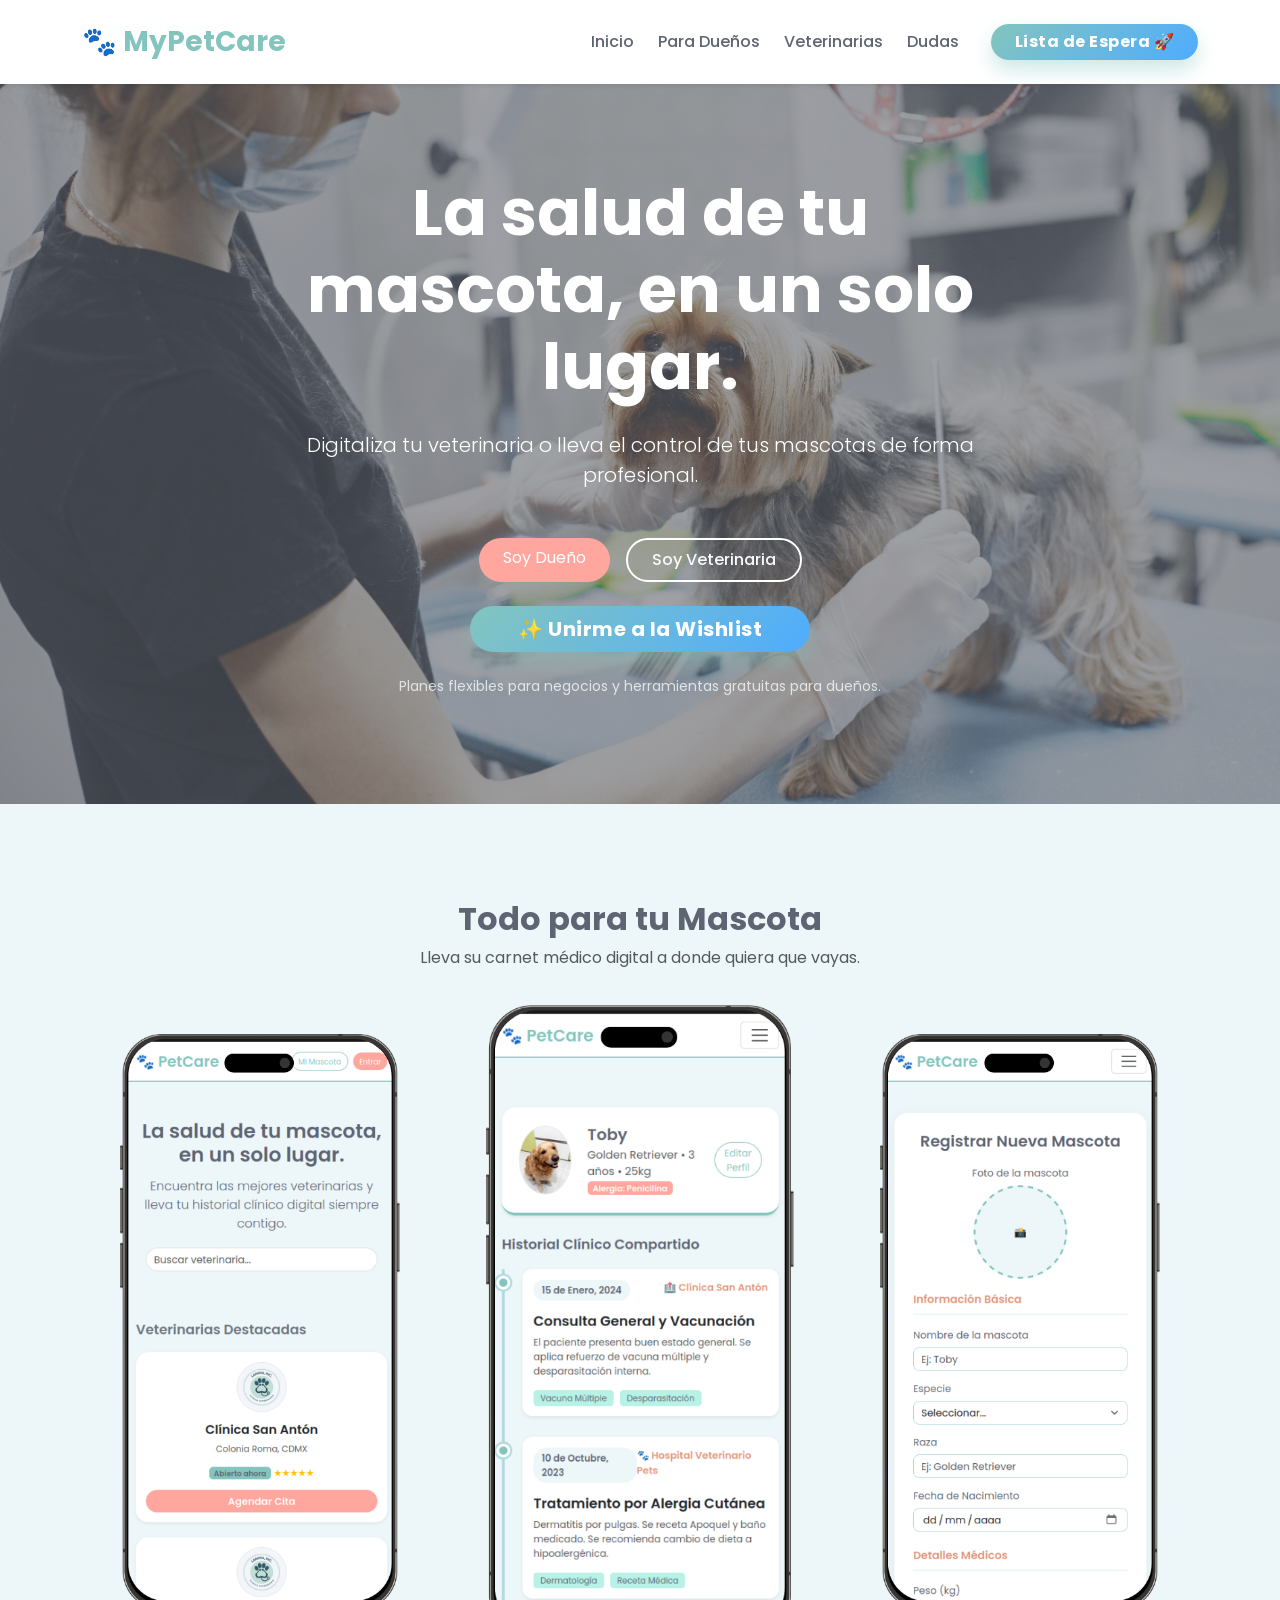
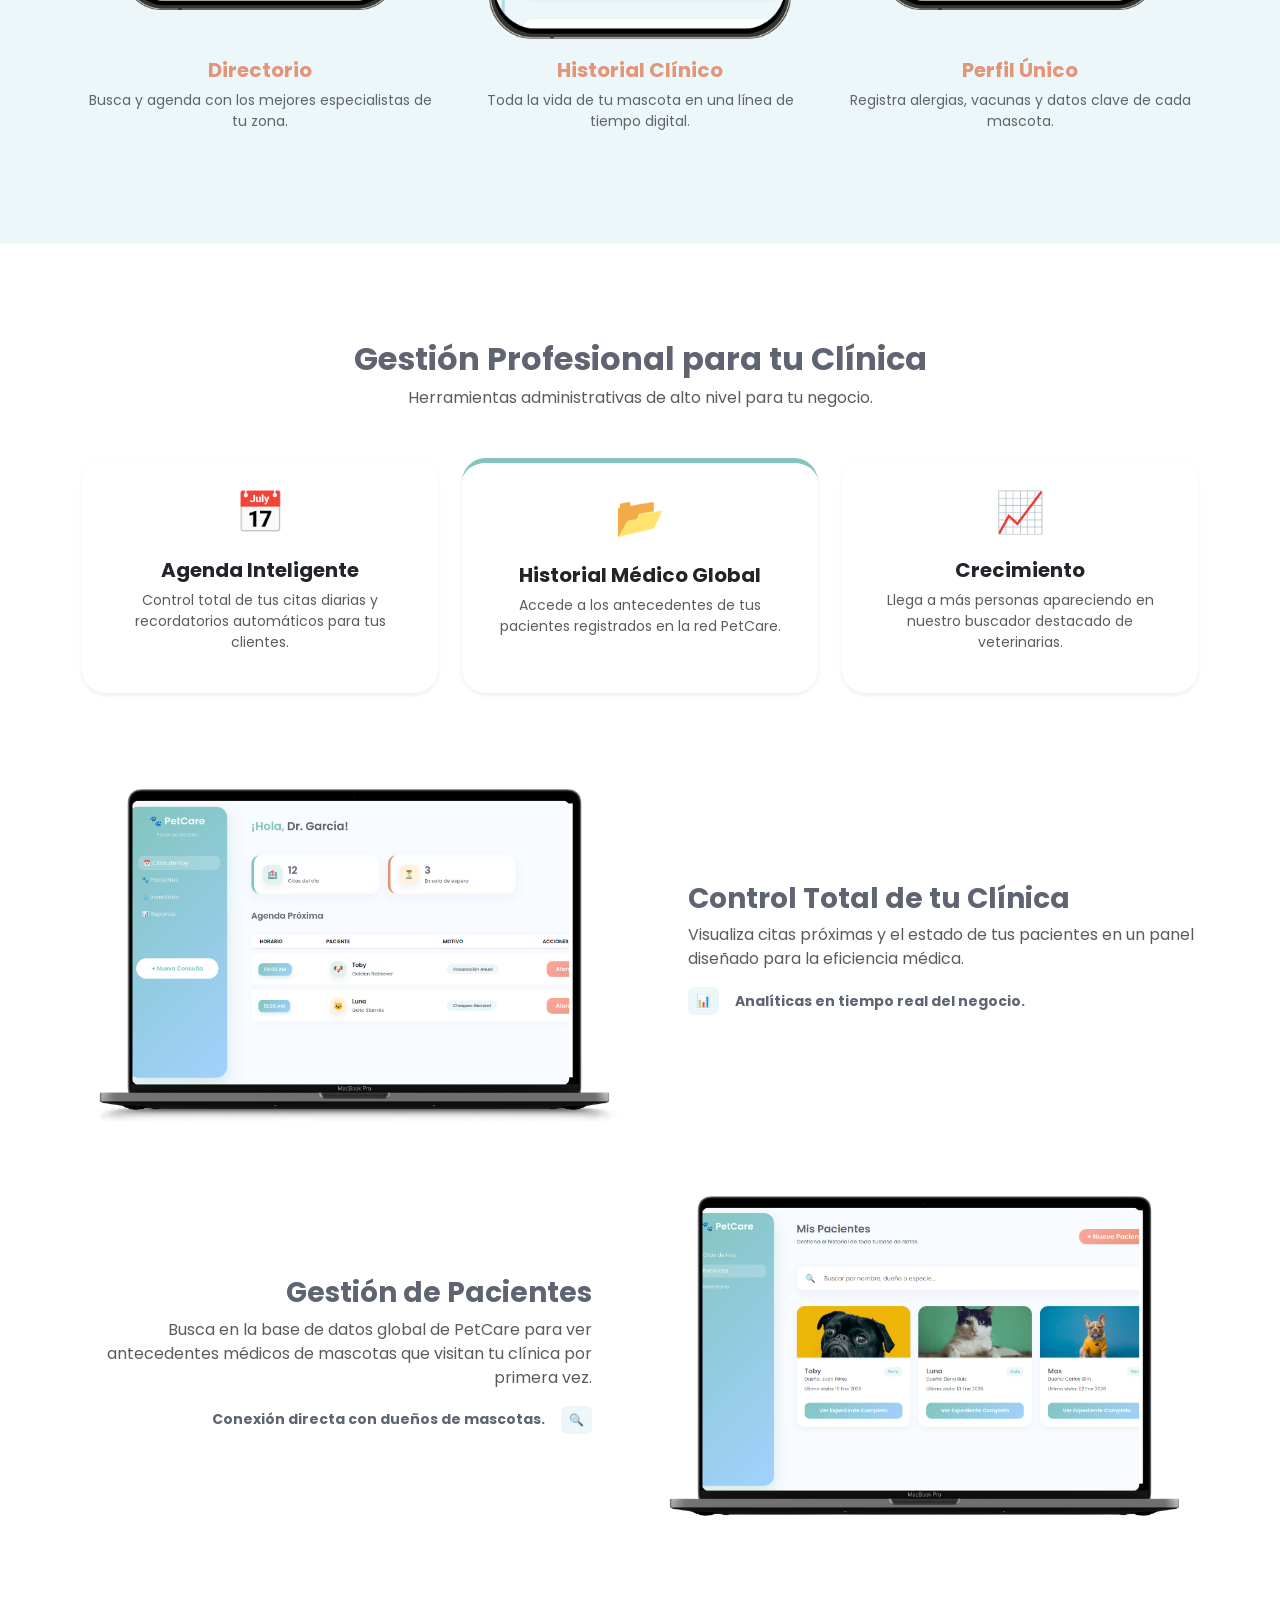
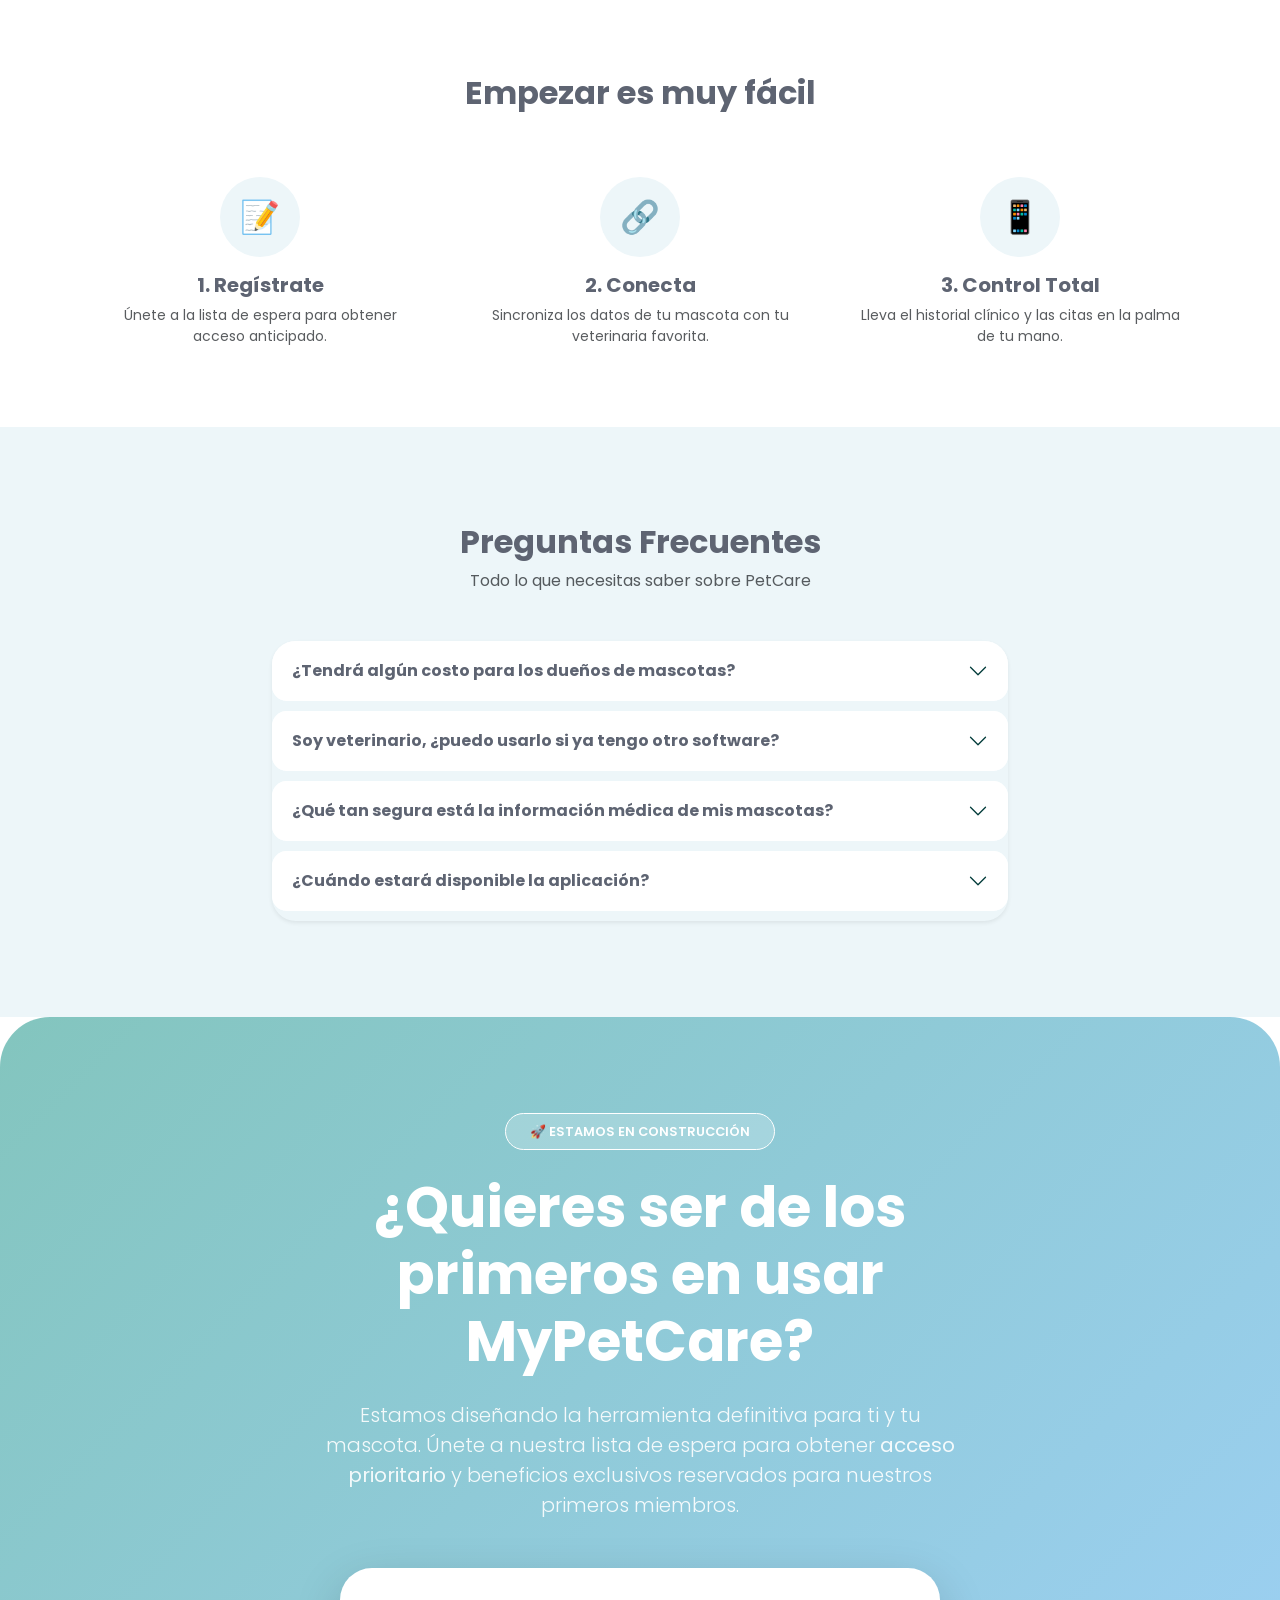
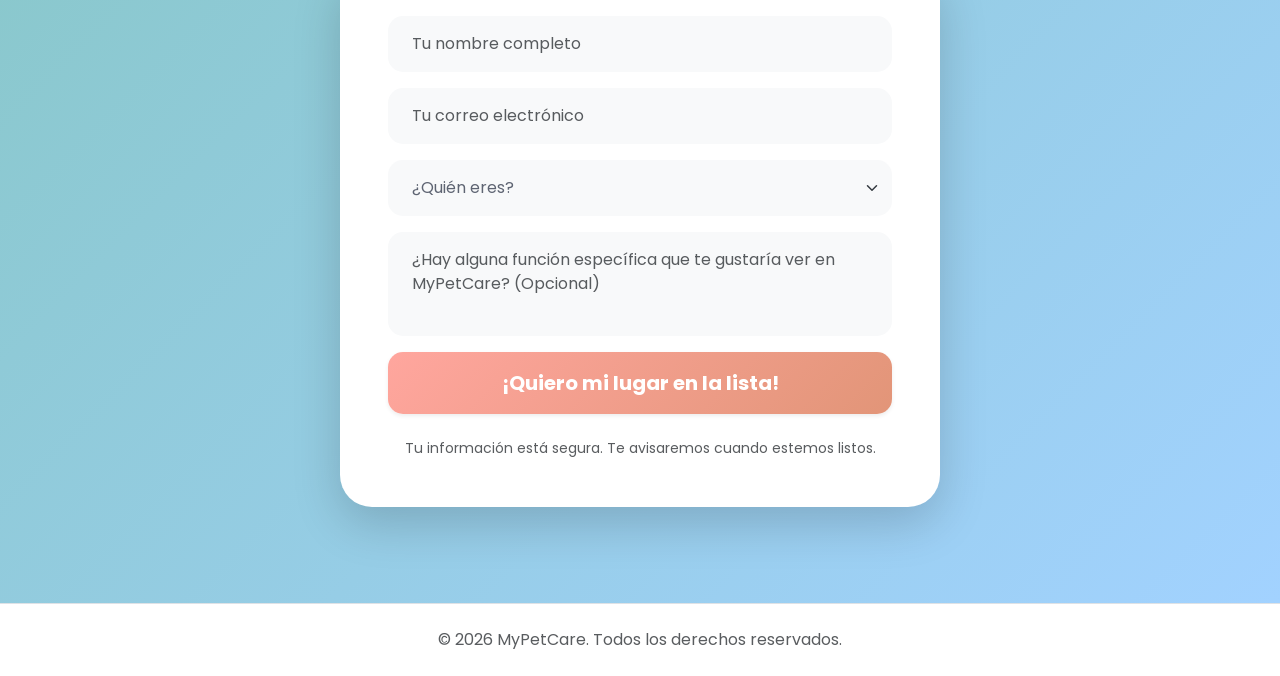
<file: mypetcare_old/index.html>
<!DOCTYPE html>
<html lang="es">
<head>
    <meta charset="UTF-8">
    <meta name="viewport" content="width=device-width, initial-scale=1.0">
    <title>MyPetCare - La salud de tu mascota en un solo lugar</title>
    <link href="https://cdn.jsdelivr.net/npm/bootstrap@5.3.0/dist/css/bootstrap.min.css" rel="stylesheet">
    <link href="https://fonts.googleapis.com/css2?family=Poppins:wght@300;400;600&display=swap" rel="stylesheet">
    <link rel="stylesheet" href="css/style_landing.css">
</head>
<body>

 <nav class="navbar navbar-expand-lg sticky-top bg-white shadow-sm py-3">
    <div class="container">
        <a class="navbar-brand fw-bold fs-3" href="#" style="color: var(--pearl-agua);">🐾 MyPetCare</a>
        
        <button class="navbar-toggler border-0" type="button" data-bs-toggle="collapse" data-bs-target="#navbarNav">
            <span class="navbar-toggler-icon"></span>
        </button>

        <div class="collapse navbar-collapse" id="navbarNav">
            <ul class="navbar-nav ms-auto align-items-center gap-2">
                <li class="nav-item">
                    <a class="nav-link fw-medium" href="#inicio">Inicio</a>
                </li>
                <li class="nav-item">
                    <a class="nav-link fw-medium" href="#duenos">Para Dueños</a>
                </li>
                <li class="nav-item">
                    <a class="nav-link fw-medium" href="#servicios">Veterinarias</a>
                </li>
                <li class="nav-item">
                    <a class="nav-link fw-medium" href="#faq">Dudas</a>
                </li>
                
                <li class="nav-item ms-lg-3">
                    <a class="btn btn-wishlist rounded-pill px-4 shadow-sm" href="#wishlist">
                        Lista de Espera 🚀
                    </a>
                </li>
            </ul>
        </div>
    </div>
</nav>

    <header id="inicio" class="hero-header text-white text-center d-flex align-items-center">
        <div class="container">
            <div class="row justify-content-center">
                <div class="col-lg-8">
                    <h1 class="display-3 fw-bold mb-4">La salud de tu mascota, en un solo lugar.</h1>
                    <p class="lead mb-5">Digitaliza tu veterinaria o lleva el control de tus mascotas de forma profesional.</p>
                    
         <div class="d-flex flex-column align-items-center gap-3">
    <div class="d-flex justify-content-center gap-3 flex-wrap">
        <a href="#duenos" class="btn btn-custom-primary rounded-pill px-4 py-2">Soy Dueño</a>
        <a href="#servicios" class="btn btn-outline-light rounded-pill px-4 py-2">Soy Veterinaria</a>
    </div>

    <div class="mt-2">
        <a href="#wishlist" class="btn btn-wishlist btn-lg rounded-pill px-5 shadow btn-pulse">
            ✨ Unirme a la Wishlist
        </a>
    </div>
</div>
                    
                    <p class="mt-4 small opacity-75">Planes flexibles para negocios y herramientas gratuitas para dueños.</p>
                </div>
            </div>
        </div>
    </header>

 <section id="duenos" class="py-5 bg-alice-blue">
    <div class="container py-5">
        <div class="row mb-5 text-center">
            <div class="col-12">
                <h2 class="fw-bold">Todo para tu Mascota</h2>
                <p class="text-muted">Lleva su carnet médico digital a donde quiera que vayas.</p>
            </div>
        </div>

        <div class="row g-4 align-items-center justify-content-center">
            <div class="col-md-4 text-center">
                <img src="assets/mockup1.png" alt="Directorio" class="img-fluid mockup-img">
                <div class="mt-5">
                    <h5 class="fw-bold text-tangerine">Directorio</h5>
                    <p class="small">Busca y agenda con los mejores especialistas de tu zona.</p>
                </div>
            </div>

            <div class="col-md-4 text-center">
                <img src="assets/mockup2.png" alt="Historial" class="img-fluid mockup-img  main-mockup">
                <div class="mt-5">
                    <h5 class="fw-bold text-tangerine">Historial Clínico</h5>
                    <p class="small">Toda la vida de tu mascota en una línea de tiempo digital.</p>
                </div>
            </div>

            <div class="col-md-4 text-center">
                <img src="assets/mockup3.png" alt="Registro" class="img-fluid mockup-img ">
                <div class="mt-5">
                    <h5 class="fw-bold text-tangerine">Perfil Único</h5>
                    <p class="small">Registra alergias, vacunas y datos clave de cada mascota.</p>
                </div>
            </div>
        </div>
    </div>
</section>

    <section id="servicios" class="py-5 bg-white">
        <div class="container py-5">
            <div class="text-center mb-5">
                <h2 class="fw-bold">Gestión Profesional para tu Clínica</h2>
                <p class="text-muted">Herramientas administrativas de alto nivel para tu negocio.</p>
            </div>
            
            <div class="row g-4 text-center">
                <div class="col-md-4">
                    <div class="p-4 border-0 shadow-sm card h-100 rounded-4">
                        <div class="fs-1 mb-3">📅</div>
                        <h5 class="fw-bold">Agenda Inteligente</h5>
                        <p class="text-muted small">Control total de tus citas diarias y recordatorios automáticos para tus clientes.</p>
                    </div>
                </div>
                <div class="col-md-4">
                    <div class="p-4 border-0 shadow-sm card h-100 rounded-4" style="border-top: 5px solid var(--pearl-agua) !important;">
                        <div class="fs-1 mb-3">📂</div>
                        <h5 class="fw-bold">Historial Médico Global</h5>
                        <p class="text-muted small">Accede a los antecedentes de tus pacientes registrados en la red PetCare.</p>
                    </div>
                </div>
                <div class="col-md-4">
                    <div class="p-4 border-0 shadow-sm card h-100 rounded-4">
                        <div class="fs-1 mb-3">📈</div>
                        <h5 class="fw-bold">Crecimiento</h5>
                        <p class="text-muted small">Llega a más personas apareciendo en nuestro buscador destacado de veterinarias.</p>
                    </div>
                </div>
            </div>
            <div class="row mt-5 pt-5 align-items-center">
                <div class="col-lg-6 mb-4 mb-lg-0">
                    <img src="assets/dashboard_citas.png" alt="Panel Principal" class="img-fluid rounded-4 border-0">
                </div>
                <div class="col-lg-6 ps-lg-5">
                    <h3 class="fw-bold text-blue-slate">Control Total de tu Clínica</h3>
                    <p class="text-muted">Visualiza citas próximas y el estado de tus pacientes en un panel diseñado para la eficiencia médica.</p>
                    <div class="d-flex align-items-center mb-3">
                        <div class="badge bg-alice-blue p-2 me-3">📊</div>
                        <p class="mb-0 small fw-bold">Analíticas en tiempo real del negocio.</p>
                    </div>
                </div>
            </div>

            <div class="row mt-5 pt-4 align-items-center flex-column-reverse flex-lg-row">
                <div class="col-lg-6 pe-lg-5 text-lg-end">
                    <h3 class="fw-bold text-blue-slate">Gestión de Pacientes</h3>
                    <p class="text-muted">Busca en la base de datos global de PetCare para ver antecedentes médicos de mascotas que visitan tu clínica por primera vez.</p>
                    <div class="d-flex align-items-center justify-content-lg-end mb-3">
                        <p class="mb-0 small fw-bold me-3">Conexión directa con dueños de mascotas.</p>
                        <div class="badge bg-alice-blue p-2">🔍</div>
                    </div>
                </div>
                <div class="col-lg-6 mb-4 mb-lg-0">
                    <img src="assets/mockup_pacientes.png" alt="Gestión de Pacientes" class="img-fluid rounded-4  border-0">
                </div>
            </div>
            <!-- 
            <div class="text-center mt-5">
                <a href="#" class="btn btn-custom-primary rounded-pill px-5 py-3">Obtener Plan Veterinaria - $500/mes</a>
            </div> -->
        </div>
    </section>
    <section class="py-5 bg-white">
    <div class="container text-center">
        <h2 class="fw-bold mb-5 text-blue-slate">Empezar es muy fácil</h2>
        <div class="row g-4">
            <div class="col-md-4">
                <div class="p-3">
                    <div class="rounded-circle bg-alice-blue d-flex align-items-center justify-content-center mx-auto mb-3" style="width: 80px; height: 80px;">
                        <span class="fs-2">📝</span>
                    </div>
                    <h5 class="fw-bold">1. Regístrate</h5>
                    <p class="text-muted small">Únete a la lista de espera para obtener acceso anticipado.</p>
                </div>
            </div>
            <div class="col-md-4">
                <div class="p-3">
                    <div class="rounded-circle bg-alice-blue d-flex align-items-center justify-content-center mx-auto mb-3" style="width: 80px; height: 80px;">
                        <span class="fs-2">🔗</span>
                    </div>
                    <h5 class="fw-bold">2. Conecta</h5>
                    <p class="text-muted small">Sincroniza los datos de tu mascota con tu veterinaria favorita.</p>
                </div>
            </div>
            <div class="col-md-4">
                <div class="p-3">
                    <div class="rounded-circle bg-alice-blue d-flex align-items-center justify-content-center mx-auto mb-3" style="width: 80px; height: 80px;">
                        <span class="fs-2">📱</span>
                    </div>
                    <h5 class="fw-bold">3. Control Total</h5>
                    <p class="text-muted small">Lleva el historial clínico y las citas en la palma de tu mano.</p>
                </div>
            </div>
        </div>
    </div>
</section>
<section id="faq" class="py-5 bg-alice-blue">
    <div class="container py-5">
        <div class="text-center mb-5">
            <h2 class="fw-bold">Preguntas Frecuentes</h2>
            <p class="text-muted">Todo lo que necesitas saber sobre PetCare</p>
        </div>
        
        <div class="row justify-content-center">
            <div class="col-lg-8">
                <div class="accordion accordion-flush shadow-sm rounded-4 overflow-hidden" id="accordionFAQ">
                    
                    <div class="accordion-item">
                        <h2 class="accordion-header">
                            <button class="accordion-button collapsed fw-bold" type="button" data-bs-toggle="collapse" data-bs-target="#faq1">
                                ¿Tendrá algún costo para los dueños de mascotas?
                            </button>
                        </h2>
                        <div id="faq1" class="accordion-collapse collapse" data-bs-parent="#accordionFAQ">
                            <div class="accordion-body text-muted">
                                No, las funciones básicas de registro de mascotas, recordatorios de vacunas y búsqueda de veterinarias serán <strong>gratuitas para siempre</strong> para los dueños de mascotas.
                            </div>
                        </div>
                    </div>

                    <div class="accordion-item">
                        <h2 class="accordion-header">
                            <button class="accordion-button collapsed fw-bold" type="button" data-bs-toggle="collapse" data-bs-target="#faq2">
                                Soy veterinario, ¿puedo usarlo si ya tengo otro software?
                            </button>
                        </h2>
                        <div id="faq2" class="accordion-collapse collapse" data-bs-parent="#accordionFAQ">
                            <div class="accordion-body text-muted">
                                ¡Claro! PetCare está diseñado para convivir con tus sistemas actuales. Puedes usarlo exclusivamente para mejorar la comunicación con tus clientes y digitalizar el historial que compartes con ellos.
                            </div>
                        </div>
                    </div>

                    <div class="accordion-item">
                        <h2 class="accordion-header">
                            <button class="accordion-button collapsed fw-bold" type="button" data-bs-toggle="collapse" data-bs-target="#faq3">
                                ¿Qué tan segura está la información médica de mis mascotas?
                            </button>
                        </h2>
                        <div id="faq3" class="accordion-collapse collapse" data-bs-parent="#accordionFAQ">
                            <div class="accordion-body text-muted">
                                La seguridad es nuestra prioridad. Usamos cifrado de extremo a extremo y servidores de alta seguridad para asegurar que solo tú y los veterinarios autorizados tengan acceso a los expedientes.
                            </div>
                        </div>
                    </div>

                    <div class="accordion-item">
                        <h2 class="accordion-header">
                            <button class="accordion-button collapsed fw-bold" type="button" data-bs-toggle="collapse" data-bs-target="#faq4">
                                ¿Cuándo estará disponible la aplicación?
                            </button>
                        </h2>
                        <div id="faq4" class="accordion-collapse collapse" data-bs-parent="#accordionFAQ">
                            <div class="accordion-body text-muted">
                                Actualmente estamos en fase de desarrollo. Al unirte a la <strong>lista de espera</strong>, recibirás una notificación exclusiva para ser de los primeros en probar la versión Beta y obtener beneficios premium.
                            </div>
                        </div>
                    </div>

                </div>
            </div>
        </div>
    </div>
</section>
<section id="wishlist" class="py-5" style="background: linear-gradient(135deg, #83c5be 0%, #a2d2ff 100%); color: white; border-radius: 50px 50px 0 0;">
    <div class="container py-5">
        <div class="row justify-content-center text-center">
            <div class="col-lg-8">
                <span class="d-inline-block px-4 py-2 rounded-pill mb-4" style="background: rgba(255,255,255,0.2); border: 1px solid white; font-weight: 600; font-size: 0.8rem;">
                    🚀 ESTAMOS EN CONSTRUCCIÓN
                </span>
                
                <h2 class="display-4 fw-bold mb-4">¿Quieres ser de los primeros en usar MyPetCare?</h2>
               <p class="lead mb-5 px-lg-5" style="opacity: 0.9;">
    Estamos diseñando la herramienta definitiva para ti y tu mascota. Únete a nuestra lista de espera para obtener <strong>acceso prioritario</strong> y beneficios exclusivos reservados para nuestros primeros miembros.
</p>
                
                <div class="bg-white p-4 p-md-5 rounded-5 shadow-lg mx-auto" style="max-width: 600px;">
                    <form name="lista-espera-petcare" method="POST" data-netlify="true">
                        <input type="hidden" name="form-name" value="lista-espera-petcare" />
                        
                        <div class="row g-3">
                            <div class="col-12">
                                <input type="text" name="nombre" class="form-control form-control-lg border-0 bg-light px-4 py-3" 
                                       placeholder="Tu nombre completo" required
                                       style="border-radius: 15px; font-size: 1rem; color: #5E6472;">
                            </div>

                            <div class="col-12">
                                <input type="email" name="email" class="form-control form-control-lg border-0 bg-light px-4 py-3" 
                                       placeholder="Tu correo electrónico" required
                                       style="border-radius: 15px; font-size: 1rem; color: #5E6472;">
                            </div>
                            
                            <div class="col-12">
                                <select name="perfil" class="form-select form-select-lg border-0 bg-light px-4 py-3" 
                                        style="border-radius: 15px; font-size: 1rem; color: #5E6472;" required>
                                    <option value="" disabled selected>¿Quién eres?</option>
                                    <option value="dueno">Soy dueño de mascota 🐾</option>
                                    <option value="veterinario">Represento a una veterinaria 🏥</option>
                                </select>
                            </div>
                            <div class="col-12">
    <textarea name="comentarios" 
              class="form-control form-control-lg border-0 bg-light px-4 py-3" 
              placeholder="¿Hay alguna función específica que te gustaría ver en MyPetCare? (Opcional)" 
              rows="3"
              style="border-radius: 15px; font-size: 1rem; color: #5E6472; resize: none;"></textarea>
</div>

                            <div class="col-12 mt-3">
                                <button type="submit" class="btn btn-lg w-100 py-3 shadow-sm" 
                                        style="background: linear-gradient(135deg, #FFA69E 0%, #e29578 100%); color: white; border-radius: 15px; font-weight: 700; border: none;">
                                    ¡Quiero mi lugar en la lista!
                                </button>
                            </div>

                        </div>
                    </form>
                    <p class="small text-muted mt-4 mb-0">
                        <i class="bi bi-shield-check"></i> Tu información está segura. Te avisaremos cuando estemos listos.
                    </p>
                </div>
            </div>
        </div>
    </div>
</section>
        

    <footer class="py-4 bg-white border-top">
        <div class="container text-center">
            <p class="text-muted mb-0">© 2026 MyPetCare. Todos los derechos reservados.</p>
        </div>
    </footer>

    <script src="https://cdn.jsdelivr.net/npm/bootstrap@5.3.0/dist/js/bootstrap.bundle.min.js"></script>
</body>
</html>
</file>
<file: mypetcare_old/css/style_landing.css>
:root {
    --powder-blush: #FFA69E;
    --alice-blue: #edf6f9;
    --pearl-agua: #83c5be;
    --light-blue: #AED9E0;
    --blue-slate: #5E6472;
    --white: #ffffff;
    --tangerine-dream: #e29578;
}

html {
    scroll-behavior: smooth;
    scroll-padding-top: 80px; /* Esto evita que el Navbar tape el título al bajar */
}

body {
    font-family: 'Poppins', sans-serif;
    color: var(--blue-slate);
}

/* Navbar */
.navbar-brand { color: var(--pearl-agua) !important; }
.nav-link { color: var(--blue-slate); font-weight: 500; }

/* Botones */
.btn-custom-primary {
    background-color: var(--powder-blush);
    color: white;
    border: none;
    transition: 0.3s;
}
.btn-custom-primary:hover {
    background-color: var(--tangerine-dream);
    color: white;
    transform: translateY(-2px);
}
.btn-outline-secondary {
    color: var(--pearl-agua);
    border-color: var(--pearl-agua);
}

/* Hero Section con imagen de Mascota */
.hero-header {
    min-height: 80vh;
    background: linear-gradient(rgba(94, 100, 114, 0.6), rgba(94, 100, 114, 0.6)), 
                url('../assets/hero1.jpg');
    background-size: cover;
    background-position: center;
    background-attachment: fixed;
}

/* Mockups */
.bg-alice-blue { background-color: var(--alice-blue); }

.mockup-img {
    background-color: transparent !important;
    border-radius: 30px;
    max-width: 280px;
    transition: 0.5s ease;
}

.main-mockup {
    transform: scale(1.1);
    z-index: 2;
}

.mockup-img:hover {
    transform: scale(1.15) rotate(2deg);
}

/* Responsive */
@media (max-width: 991px) {
    .main-mockup { transform: scale(1); }
    .hero-header { min-height: 60vh; }
}

/* Color para títulos secundarios */
.text-tangerine {
    color: var(--tangerine-dream);
}

/* Estilo para las tarjetas de beneficios */
.rounded-4 {
    border-radius: 1.5rem !important;
}

/* Asegurar que el ancla de los botones no quede tapada por el navbar fijo */
section {
    scroll-margin-top: 80px;
}

/* Botón Outline en el Header */
.btn-outline-light {
    border: 2px solid white;
    font-weight: 500;
}

.btn-outline-light:hover {
    background-color: white;
    color: var(--blue-slate);
}

#wishlist .rounded-4 {
    border-radius: 2rem !important;
}

#wishlist .form-control-lg {
    padding: 1rem 1.5rem;
    font-size: 1rem;
    border-radius: 15px;
}

#wishlist .form-control:focus {
    box-shadow: none;
    background-color: #f1f1f1;
}

/* Efecto de pulso para el botón de la wishlist para llamar la atención */
.btn-action.shadow {
    animation: pulse-animation 2s infinite;
}

@keyframes pulse-animation {
    0% { box-shadow: 0 0 0 0px rgba(226, 149, 120, 0.4); }
    100% { box-shadow: 0 0 0 20px rgba(226, 149, 120, 0); }
}

/* Clase especial para resaltar el botón de Lista de Espera */
.btn-wishlist {
    background: linear-gradient(135deg, #83c5be 0%, #4facfe 100%) !important;
    color: white !important;
    border: none !important;
    font-weight: 700 !important;
    letter-spacing: 0.5px;
    transition: all 0.3s cubic-bezier(0.175, 0.885, 0.32, 1.275) !important;
    box-shadow: 0 10px 20px rgba(131, 197, 190, 0.4) !important;
}

.btn-wishlist:hover {
    transform: translateY(-5px) scale(1.05);
    box-shadow: 0 15px 30px rgba(131, 197, 190, 0.6) !important;
    color: white !important;
}

/* Animación opcional para que el botón "vibre" suavemente cada 5 segundos */
.btn-pulse {
    animation: softPulse 4s infinite;
}

@keyframes softPulse {
    0% { transform: scale(1); }
    50% { transform: scale(1.03); }
    100% { transform: scale(1); }
}

/* Estilo Personalizado para el Acordeón FAQ */
.accordion-item {
    border: none;
    margin-bottom: 10px;
    border-radius: 15px !important;
    overflow: hidden;
}

.accordion-button {
    background-color: white !important;
    color: var(--blue-slate) !important;
    padding: 20px;
    box-shadow: none !important;
}

.accordion-button:not(.collapsed) {
    color: var(--pearl-agua) !important;
    background-color: #f8fdff !important;
}

.accordion-button::after {
    filter: sepia(100%) hue-rotate(130deg) saturate(500%); /* Cambia el color de la flecha al Pearl Agua */
}

.accordion-body {
    background-color: #f8fdff;
    padding: 0 20px 20px 20px;
}
</file>
